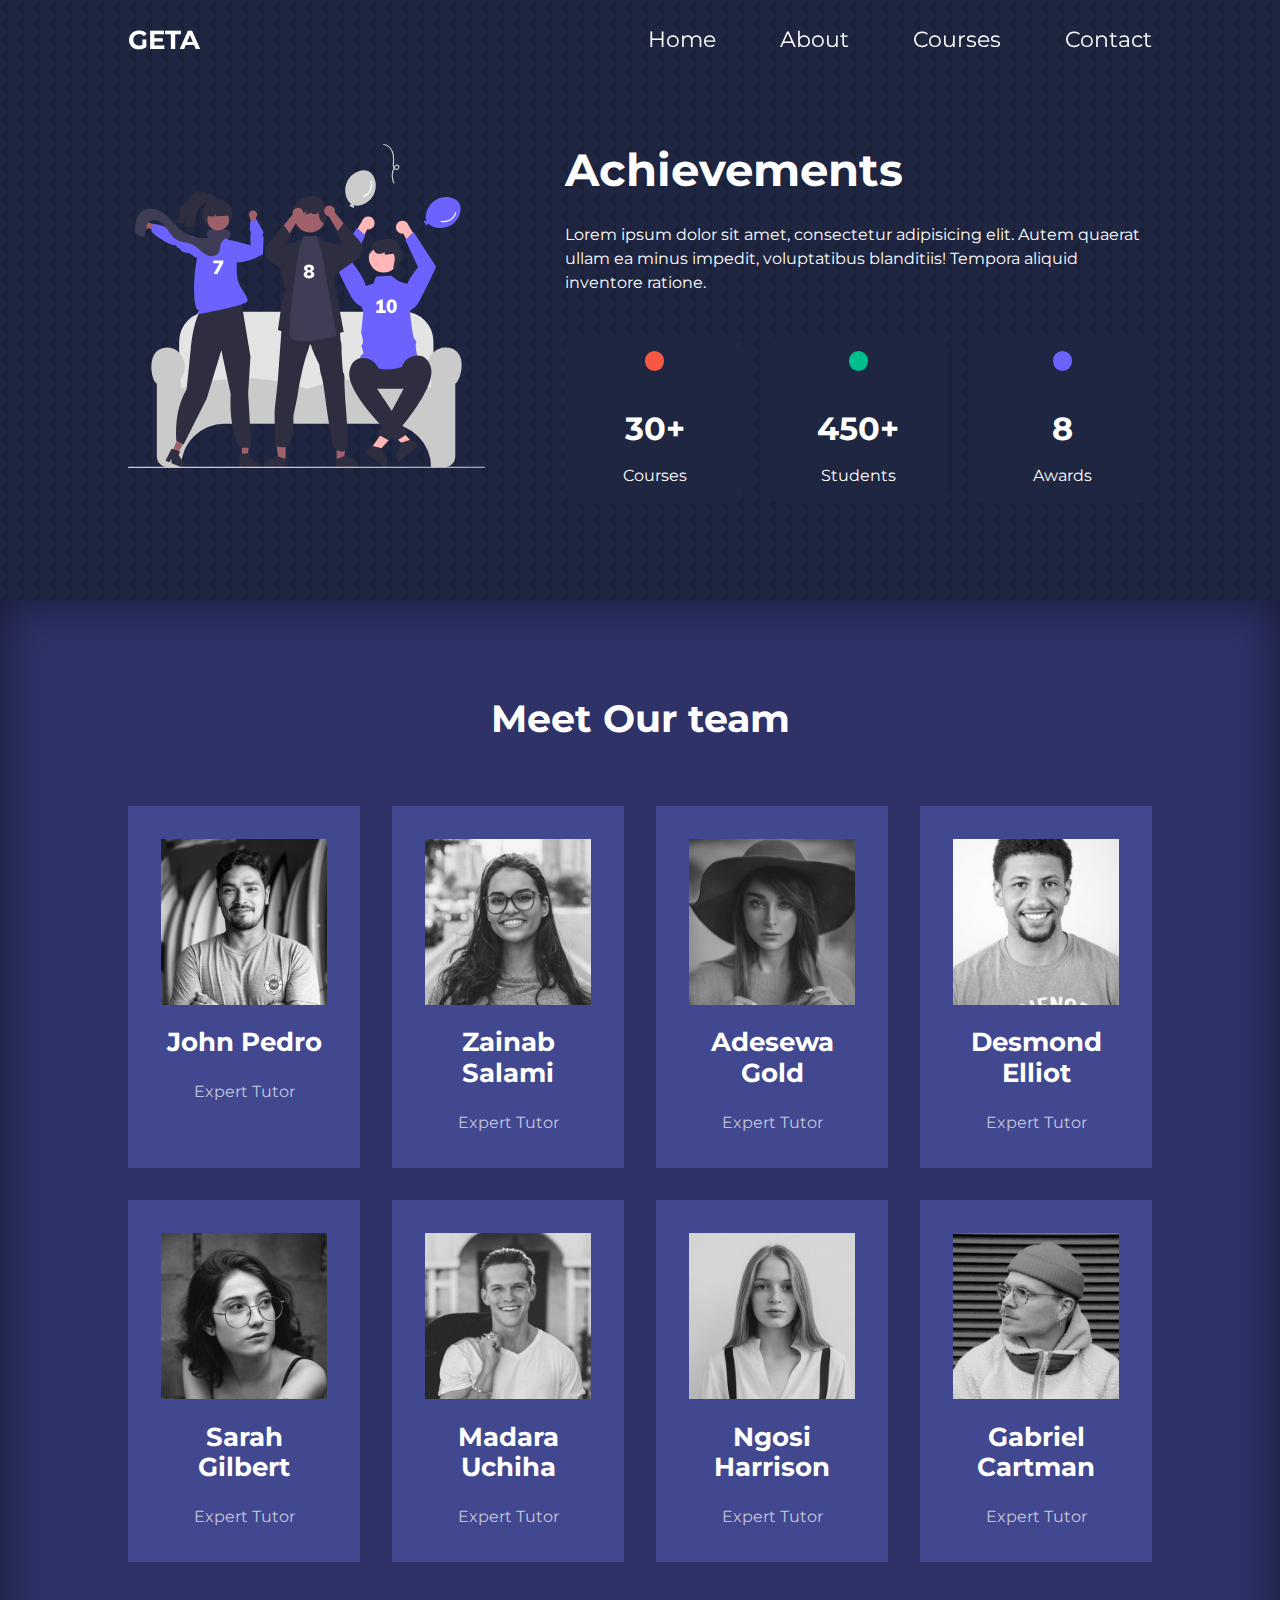
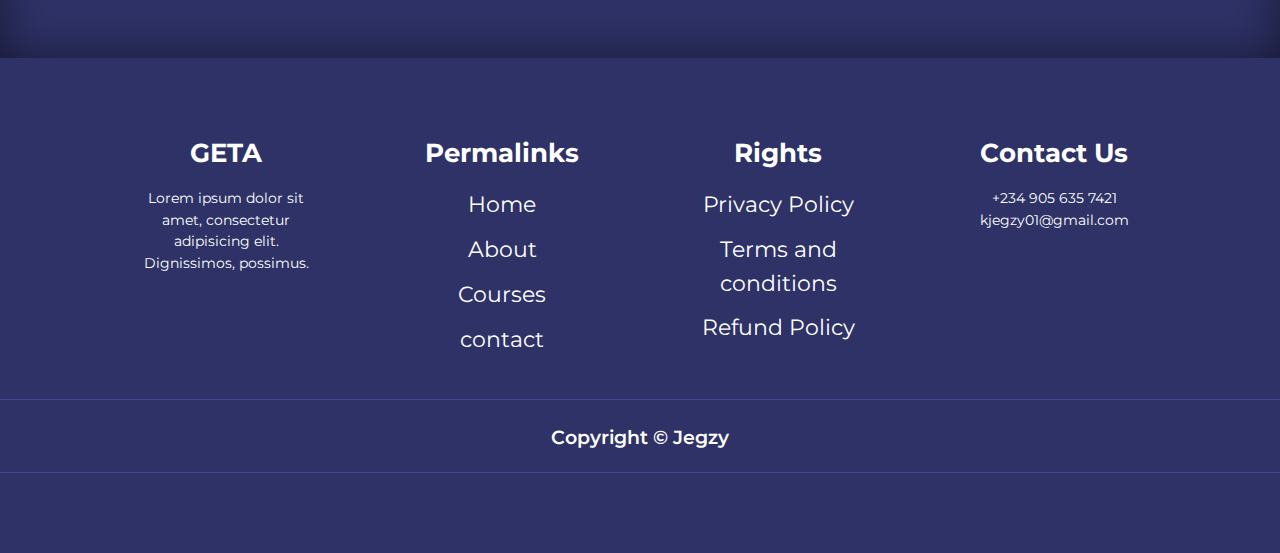
<file: about.html>
<!DOCTYPE html>
<html lang="en">
<head>
    <meta charset="UTF-8">
    <meta http-equiv="X-UA-Compatible" content="IE=edge">
    <meta name="viewport" content="width=device-width, initial-scale=1.0">
    <title>Responsive Multipage Education Website</title>

    <!-- ICONSCOUT CDN -->
    <link rel="stylesheet" href="https://unicons.iconscout.com/release/v2.1.6/css/unicons.css">

    <!--  GOOGLE FONTS (MONTSERRAT)-->
    <link rel="preconnect" href="https://fontsgoogleapis.com">
    <link rel="preconnect" href="https://fontsgstatic.com" crossorigin>
    <link href="https://fonts.googleapis.com/css2?family=Montserrat:wght@300;400;500;600;700;800;900&display=swap" rel="stylesheet">


    

    <link rel="stylesheet" href="./CSS/style.css">
    <link rel="stylesheet" href="./CSS/about.css">
    <style>
        body{
            background-image: url(images/bg-texture.png);
        }
    </style>
</head>
<body>
    
    <nav>
        <div class="container nav__container">
            <a href="index.html"><h4>GETA</h4></a>
            <ul class="nav__menu">
                <li><a href="index.html">Home</a></li>
                <li><a href="about.html">About</a></li>
                <li><a href="courses.html">Courses</a></li>
                <li><a href="contact.html">Contact</a></li>
            </ul>
            <button id="open-menu-btn"><i class="uil uil-bars"></i></button>
            <button id="close-menu-btn"><i class="uil uil-multiply"></i></button>
        </div>
    </nav>


<!-- =============== End Of Navbar ================ -->


    <section class="about__achievements">
        <div class="container about__achievements-container">
            <div class="about__achievements-left">
                <img src="images/about achievements.svg">
            </div>
            <div class="about__achievements-right">
                <h1>Achievements</h1>
                <p>Lorem ipsum dolor sit amet, consectetur adipisicing elit. Autem quaerat ullam ea minus impedit, voluptatibus blanditiis! Tempora aliquid inventore ratione.</p>
                <div class="achievements__cards">
                    <article class="achievement__card">
                        <span class="achievement__icon">
                            <i class="uil uil-video"></i>
                        </span>
                        <h3>30+</h3>
                        <p>Courses</p>
                    </article>

                    <article class="achievement__card">
                        <span class="achievement__icon">
                            <i class="uil uil-users-alt"></i>
                        </span>
                        <h3>450+</h3>
                        <p>Students</p>
                    </article>

                    <article class="achievement__card">
                        <span class="achievement__icon">
                            <i class="uil uil-trophy"></i>
                        </span>
                        <h3>8</h3>
                        <p>Awards</p>
                    </article>  
                </div>
            </div>
        </div>
    </section>

    <!--=====================================End of Achievements=======================================-->



    <section class="team">
        <h2>Meet Our team</h2>
        <div class="container team__container">
            <article class="team__member">
                <div class="team__member-image">
                    <img src="images/tm1.jpg">
                </div>
                <div class="team__member-info">
                    <h4>John Pedro</h4>
                    <p>Expert Tutor</p>
                </div>
                <div class="team__member-socials">
                    <a href="https://instagram.com" target="_blank"><i class="uil uil-instagram"></i></a>
                    <a href="https://twitter.com" target="_blank"><i class="uil uil-twitter-alt"></i></a>
                    <a href="https://linkedin.com" target="_blank"><i class="uil uil-linkedin-alt"></i></a>
                </div>
            </article>

            <article class="team__member">
                <div class="team__member-image">
                    <img src="images/tm2.jpg">
                </div>
                <div class="team__member-info">
                    <h4>Zainab Salami</h4>
                    <p>Expert Tutor</p>
                </div>
                <div class="team__member-socials">
                    <a href="https://instagram.com" target="_blank"><i class="uil uil-instagram"></i></a>
                    <a href="https://twitter.com" target="_blank"><i class="uil uil-twitter-alt"></i></a>
                    <a href="https://linkedin.com" target="_blank"><i class="uil uil-linkedin-alt"></i></a>
                </div>
            </article>

            <article class="team__member">
                <div class="team__member-image">
                    <img src="images/tm3.jpg">
                </div>
                <div class="team__member-info">
                    <h4>Adesewa Gold</h4>
                    <p>Expert Tutor</p>
                </div>
                <div class="team__member-socials">
                    <a href="https://instagram.com" target="_blank"><i class="uil uil-instagram"></i></a>
                    <a href="https://twitter.com" target="_blank"><i class="uil uil-twitter-alt"></i></a>
                    <a href="https://linkedin.com" target="_blank"><i class="uil uil-linkedin-alt"></i></a>
                </div>
            </article>

            <article class="team__member">
                <div class="team__member-image">
                    <img src="images/tm4.jpg">
                </div>
                <div class="team__member-info">
                    <h4>Desmond Elliot</h4>
                    <p>Expert Tutor</p>
                </div>
                <div class="team__member-socials">
                    <a href="https://instagram.com" target="_blank"><i class="uil uil-instagram"></i></a>
                    <a href="https://twitter.com" target="_blank"><i class="uil uil-twitter-alt"></i></a>
                    <a href="https://linkedin.com" target="_blank"><i class="uil uil-linkedin-alt"></i></a>
                </div>
            </article>

            <article class="team__member">
                <div class="team__member-image">
                    <img src="images/tm5.jpg">
                </div>
                <div class="team__member-info">
                    <h4>Sarah Gilbert</h4>
                    <p>Expert Tutor</p>
                </div>
                <div class="team__member-socials">
                    <a href="https://instagram.com" target="_blank"><i class="uil uil-instagram"></i></a>
                    <a href="https://twitter.com" target="_blank"><i class="uil uil-twitter-alt"></i></a>
                    <a href="https://linkedin.com" target="_blank"><i class="uil uil-linkedin-alt"></i></a>
                </div>
            </article>

            <article class="team__member">
                <div class="team__member-image">
                    <img src="images/tm6.jpg">
                </div>
                <div class="team__member-info">
                    <h4>Madara Uchiha</h4>
                    <p>Expert Tutor</p>
                </div> 
                <div class="team__member-socials">
                    <a href="https://instagram.com" target="_blank"><i class="uil uil-instagram"></i></a>
                    <a href="https://twitter.com" target="_blank"><i class="uil uil-twitter-alt"></i></a>
                    <a href="https://linkedin.com" target="_blank"><i class="uil uil-linkedin-alt"></i></a>
                </div>
            </article>

            <article class="team__member">
                <div class="team__member-image">
                    <img src="images/tm7.jpg">
                </div>
                <div class="team__member-info">
                    <h4>Ngosi Harrison</h4>
                    <p>Expert Tutor</p>
                </div>
                <div class="team__member-socials">
                    <a href="https://instagram.com" target="_blank"><i class="uil uil-instagram"></i></a>
                    <a href="https://twitter.com" target="_blank"><i class="uil uil-twitter-alt"></i></a>
                    <a href="https://linkedin.com" target="_blank"><i class="uil uil-linkedin-alt"></i></a>
                </div>
            </article>

            <article class="team__member">
                <div class="team__member-image">
                    <img src="images/tm8.jpg">
                </div>
                <div class="team__member-info">
                    <h4>Gabriel Cartman</h4>
                    <p>Expert Tutor</p>
                </div>
                <div class="team__member-socials">
                    <a href="https://instagram.com" target="_blank"><i class="uil uil-instagram"></i></a>
                    <a href="https://twitter.com" target="_blank"><i class="uil uil-twitter-alt"></i></a>
                    <a href="https://linkedin.com" target="_blank"><i class="uil uil-linkedin-alt"></i></a>
                </div>
            </article>
        </div>
    </section>

<!--=================================End of Teams================================-->

    <footer class="footer">
        <div class="container footer__container">
           <div class="footer__1">
            <a href="index.html" class="footer__logo"><h4>GETA</h4></a>
            <p>
                Lorem ipsum dolor sit amet, consectetur adipisicing elit. Dignissimos, possimus.
            </p>
           </div> 

           <div class="footer__2">
            <h4>Permalinks</h4>
            <ul class="permalinks">
                <li><a href="index.html">Home</a></li>
                <li><a href="about.html">About</a></li>
                <li><a href="courses.html">Courses</a></li>
                <li><a href="contact.html">contact</a></li>
            </ul>
           </div>

           <div class="footer__3">
            <h4>Rights</h4>
            <ul class="permalinks">
                <li><a href="#">Privacy Policy</a></li>
                <li><a href="#">Terms and conditions</a></li>
                <li><a href="#">Refund Policy</a></li>
            </ul>
           </div>

           <div class="footer__4">
            <h4>Contact Us</h4>
            <div>
                <p>+234 905 635 7421</p>
                <p>kjegzy01@gmail.com</p>
            </div>

            <ul class="footer__socials">
                <li>
                    <a href="#"><i class="uil uil-facebook-f"></i></a>
                </li>
                <li>
                    <a href="#"><i class="uil uil-instagram-alt"></i></a>
                </li>
                <li>
                    <a href="#"><i class="uil uil-twitter"></i></a>
                </li>
                <li>
                    <a href="#"><i class="uil uil-linkedin-alt"></i></a>
                </li>
            </ul>
           </div>

          
        </div>
        <div class="footer__copyright">
            <small>Copyright &copy; Jegzy<i class="uil uil-heart"></i></small>
           </div>
    </footer>






    <script src="./main.js"></script>

</body>
</html>
</file>
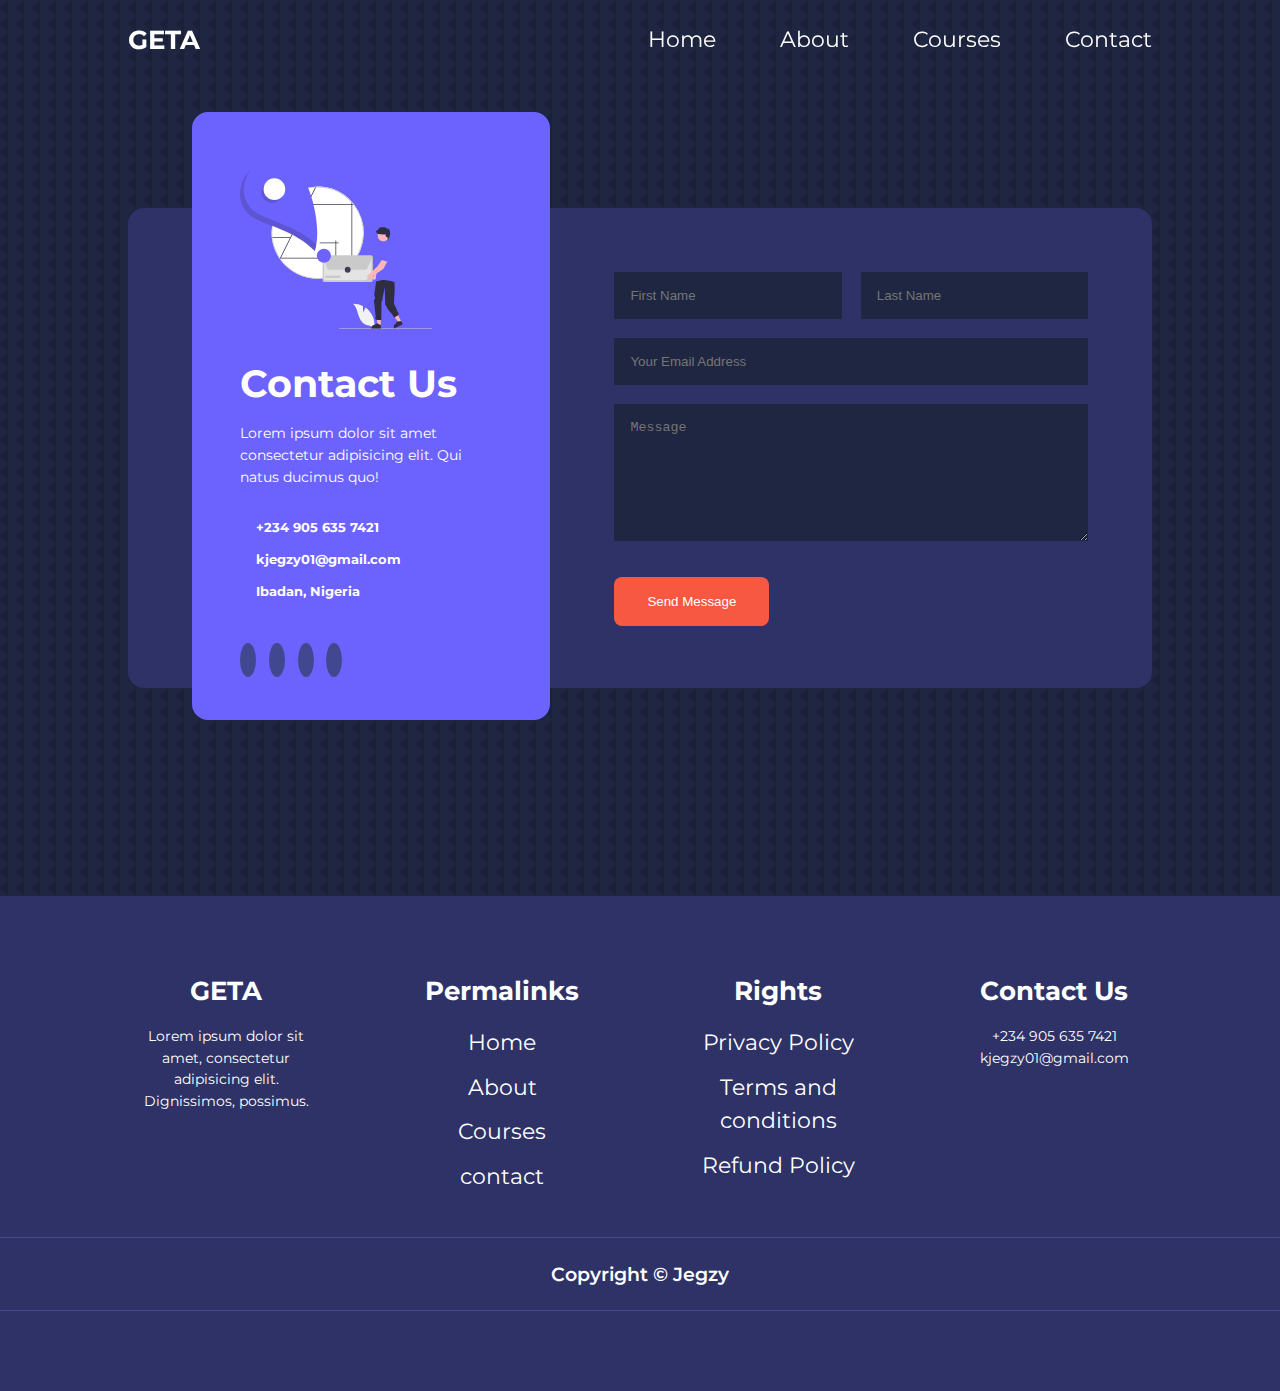
<file: contact.html>
<!DOCTYPE html>
<html lang="en">
<head>
    <meta charset="UTF-8">
    <meta http-equiv="X-UA-Compatible" content="IE=edge">
    <meta name="viewport" content="width=device-width, initial-scale=1.0">
    <title>Responsive Multipage Education Website</title>

    <!-- ICONSCOUT CDN -->
    <link rel="stylesheet" href="https://unicons.iconscout.com/release/v2.1.6/css/unicons.css">

    <!--  GOOGLE FONTS (MONTSERRAT)-->
    <link rel="preconnect" href="https://fontsgoogleapis.com">
    <link rel="preconnect" href="https://fontsgstatic.com" crossorigin>
    <link href="https://fonts.googleapis.com/css2?family=Montserrat:wght@300;400;500;600;700;800;900&display=swap" rel="stylesheet">


    

    <link rel="stylesheet" href="./CSS/style.css">
    <link rel="stylesheet" href="./CSS/contact.css">
    <style>
        body{
            background-image: url(images/bg-texture.png);
        }
    </style>
</head>
<body>
    
    <nav>
        <div class="container nav__container">
            <a href="index.html"><h4>GETA</h4></a>
            <ul class="nav__menu">
                <li><a href="index.html">Home</a></li>
                <li><a href="about.html">About</a></li>
                <li><a href="courses.html">Courses</a></li>
                <li><a href="contact.html">Contact</a></li>
            </ul>
            <button id="open-menu-btn"><i class="uil uil-bars"></i></button>
            <button id="close-menu-btn"><i class="uil uil-multiply"></i></button>
        </div>
    </nav>



<!-- =============== End Of Navbar ================ -->


<section class="contact">
    <div class="container contact__container">
        <aside class="contact__aside">
            <div class="aside__image">
                <img src="images/contact.svg">
            </div>
            <h2>Contact Us</h2>
            <p>
                Lorem ipsum dolor sit amet consectetur adipisicing elit. Qui natus ducimus quo!
            </p>
            <ul class="contact__details">
                <li>
                    <i class="uil uil-phone-times"></i>
                    <h5>+234 905 635 7421</h5>
                </li>
                <li>
                    <i class="uil uil-envelope"></i>
                    <h5>kjegzy01@gmail.com</h5>
                </li>
                <li>
                    <i class="uil uil-location-point"></i>
                    <h5>Ibadan, Nigeria</h5>
                </li>
            </ul>
            <ul class="contact__socials">
                <li><a href="https://facebook.com"><i class="uil uil-facebook-f"></i></a></li>
                <li><a href="https://instagram.com"><i class="uil uil-instagram"></i></a></li>
                <li><a href="https://twitter.com"><i class="uil uil-twitter"></i></a></li>
                <li><a href="https://linkedin.com"><i class="uil uil-linkedin-alt"></i></a></li>
            </ul>
        </aside>


        <form action="https://formspree.io/f/xpzgorwn" method="POST" class="contact__form">
            <div class="form__name">
                <input type="text" name="First Name" placeholder="First Name" required>
                <input type="text" name="Last Name" placeholder="Last Name" required>
            </div>
            <input type="email" name="Email Address" placeholder="Your Email Address" required>
            <textarea name="Message" rows="7" placeholder="Message" required></textarea>
            <button type="submit" class="btn btn-primary">Send Message</button>
        </form>
    </div>
</section>









<footer class="footer">
    <div class="container footer__container">
       <div class="footer__1">
        <a href="index.html" class="footer__logo"><h4>GETA</h4></a>
        <p>
            Lorem ipsum dolor sit amet, consectetur adipisicing elit. Dignissimos, possimus.
        </p>
       </div> 

       <div class="footer__2">
        <h4>Permalinks</h4>
        <ul class="permalinks">
            <li><a href="index.html">Home</a></li>
            <li><a href="about.html">About</a></li>
            <li><a href="courses.html">Courses</a></li>
            <li><a href="contact.html">contact</a></li>
        </ul>
       </div>

       <div class="footer__3">
        <h4>Rights</h4>
        <ul class="permalinks">
            <li><a href="#">Privacy Policy</a></li>
            <li><a href="#">Terms and conditions</a></li>
            <li><a href="#">Refund Policy</a></li>
        </ul>
       </div>

       <div class="footer__4">
        <h4>Contact Us</h4>
        <div>
            <p>+234 905 635 7421</p>
            <p>kjegzy01@gmail.com</p>
        </div>

        <ul class="footer__socials">
            <li>
                <a href="#"><i class="uil uil-facebook-f"></i></a>
            </li>
            <li>
                <a href="#"><i class="uil uil-instagram-alt"></i></a>
            </li>
            <li>
                <a href="#"><i class="uil uil-twitter"></i></a>
            </li>
            <li>
                <a href="#"><i class="uil uil-linkedin-alt"></i></a>
            </li>
        </ul>
       </div>

      
    </div>
    <div class="footer__copyright">
        <small>Copyright &copy; Jegzy<i class="uil uil-heart"></i></small>
       </div>
</footer>






<script src="./main.js"></script>

</body>
</html>
</file>
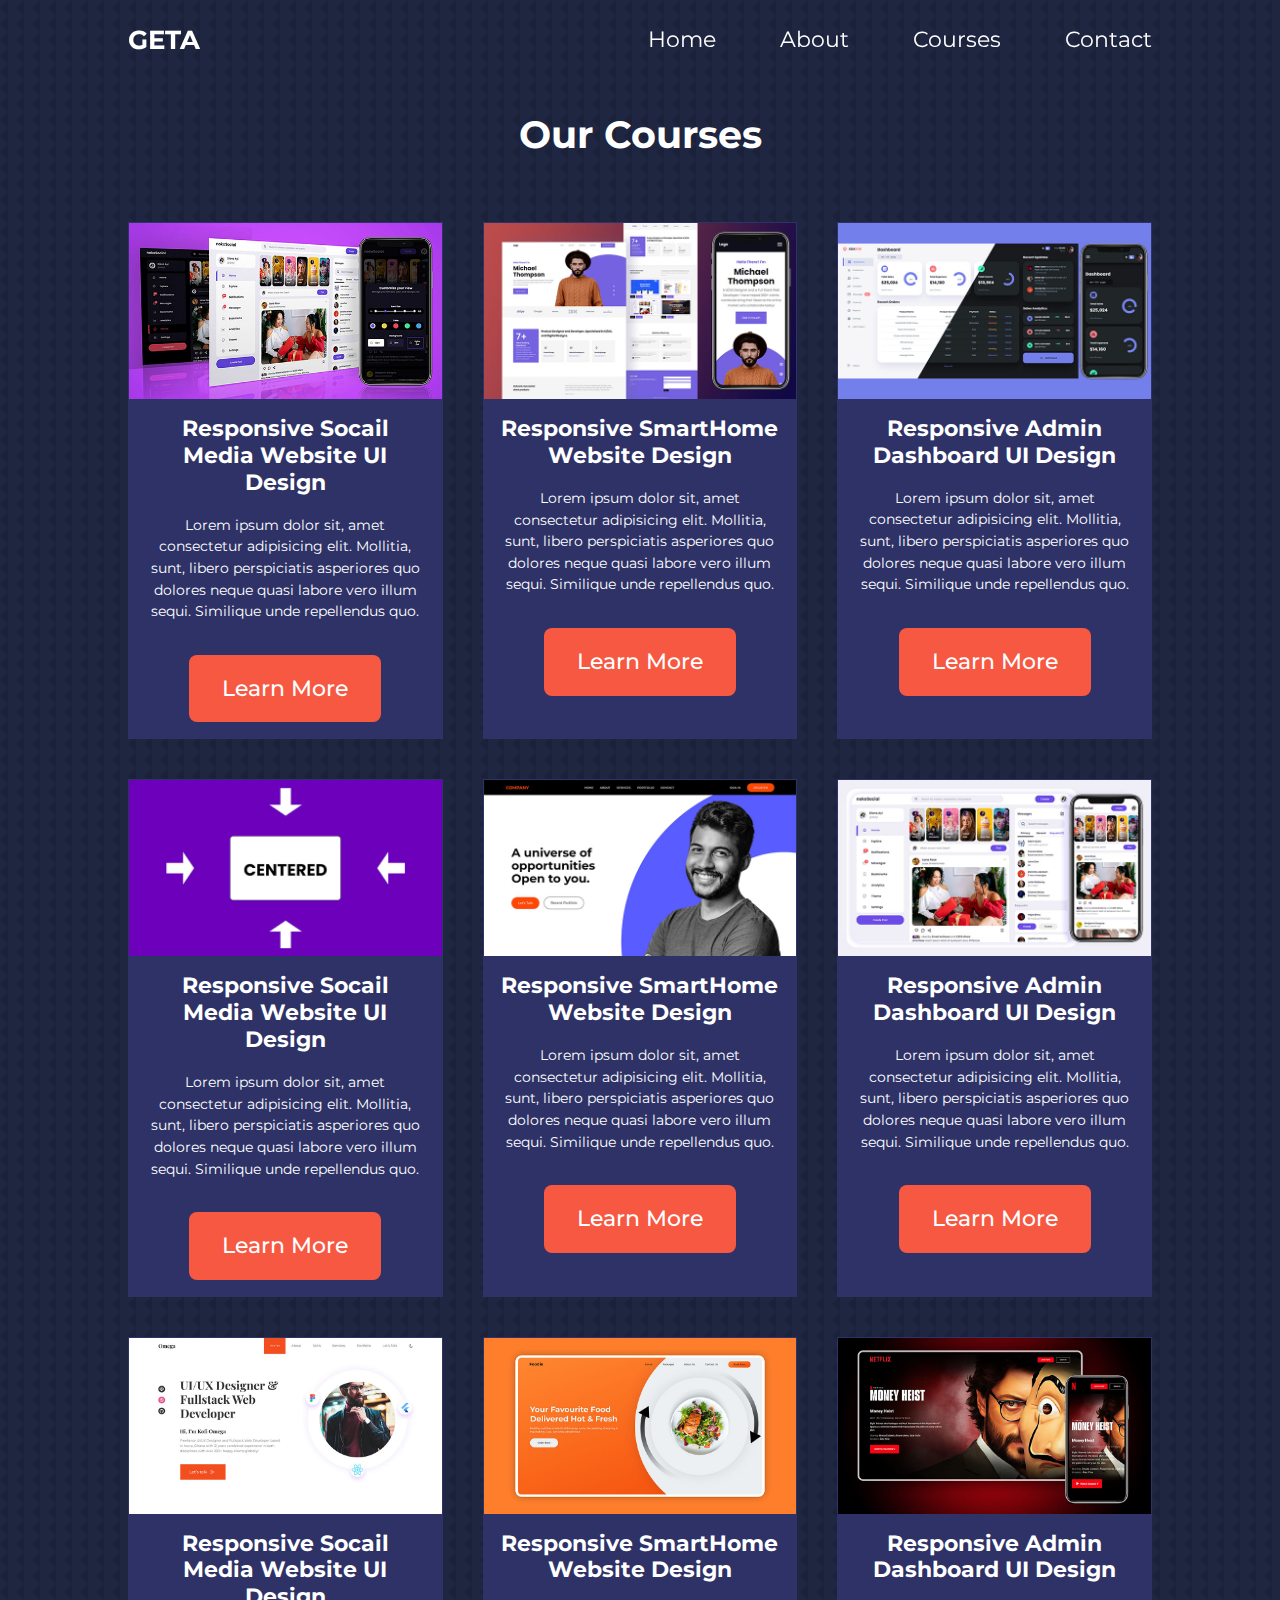
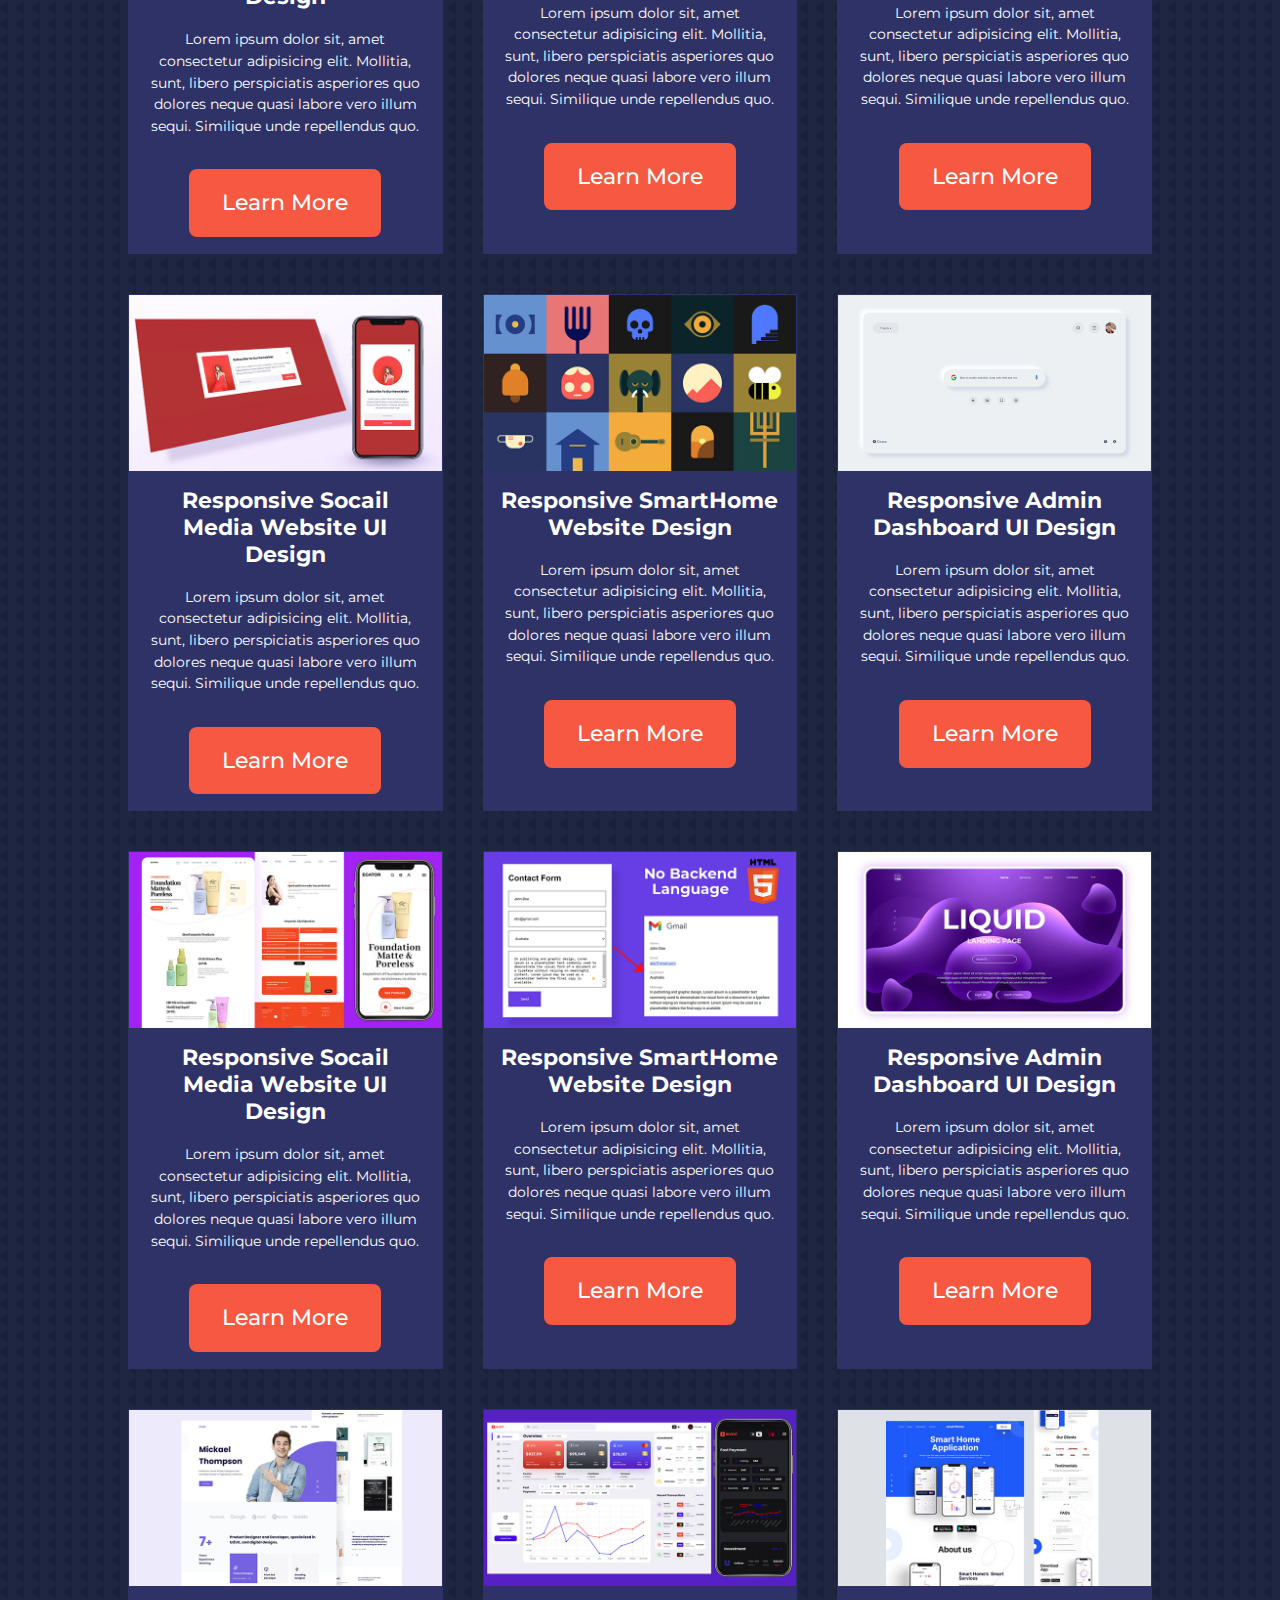
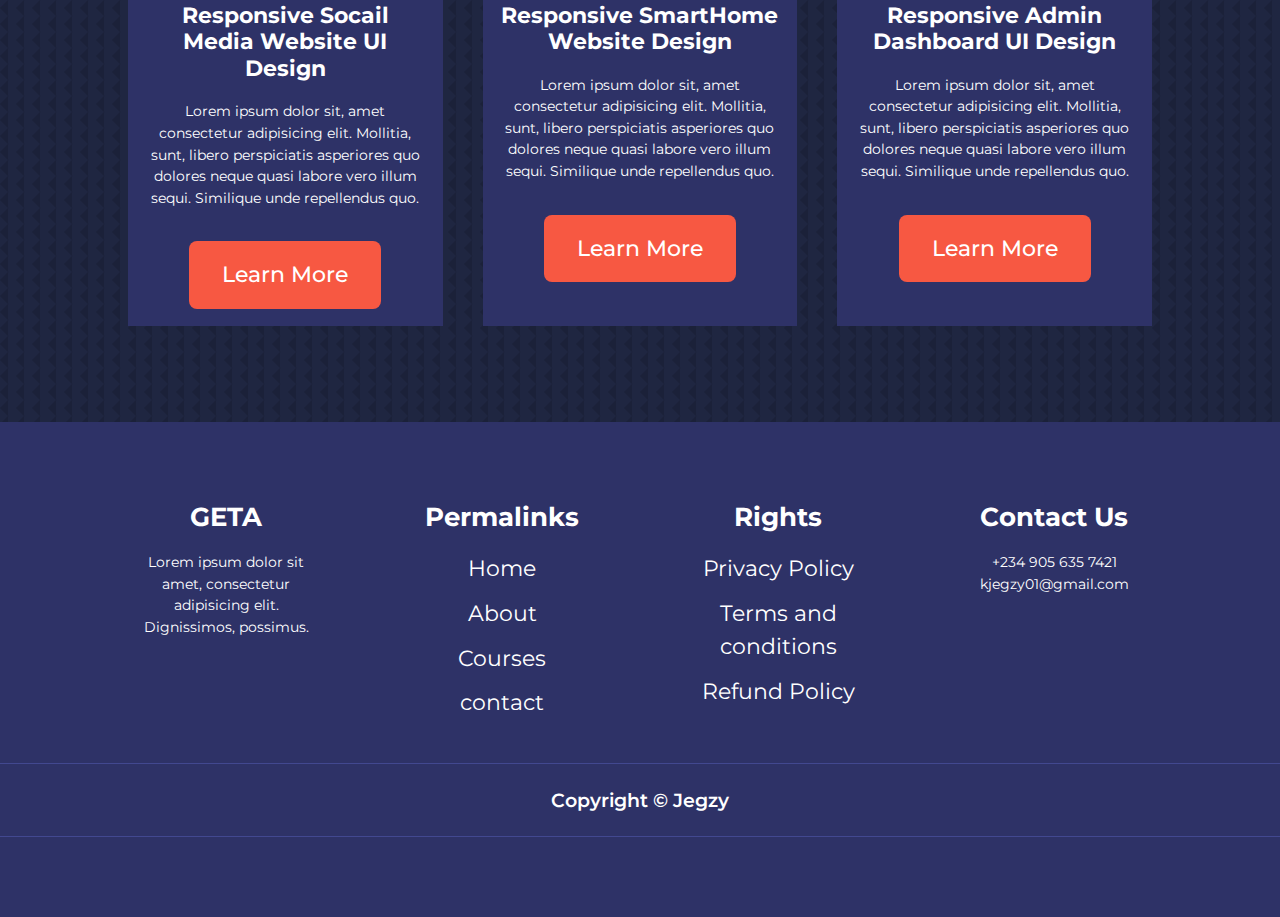
<file: courses.html>
<!DOCTYPE html>
<html lang="en">
<head>
    <meta charset="UTF-8">
    <meta http-equiv="X-UA-Compatible" content="IE=edge">
    <meta name="viewport" content="width=device-width, initial-scale=1.0">
    <title>Responsive Multipage Education Website</title>

    <!-- ICONSCOUT CDN -->
    <link rel="stylesheet" href="https://unicons.iconscout.com/release/v2.1.6/css/unicons.css">

    <!--  GOOGLE FONTS (MONTSERRAT)-->
    <link rel="preconnect" href="https://fontsgoogleapis.com">
    <link rel="preconnect" href="https://fontsgstatic.com" crossorigin>
    <link href="https://fonts.googleapis.com/css2?family=Montserrat:wght@300;400;500;600;700;800;900&display=swap" rel="stylesheet">


    

    <link rel="stylesheet" href="./CSS/style.css">
    <link rel="stylesheet" href="./CSS/about.css">
    <style>
        body{
            background-image: url(images/bg-texture.png);
        }
        .courses{
            margin-top: 1rem;
        }
    </style>
</head>
<body>
    
    <nav>
        <div class="container nav__container">
            <a href="index.html"><h4>GETA</h4></a>
            <ul class="nav__menu">
                <li><a href="index.html">Home</a></li>
                <li><a href="about.html">About</a></li>
                <li><a href="courses.html">Courses</a></li>
                <li><a href="contact.html">Contact</a></li>
            </ul>
            <button id="open-menu-btn"><i class="uil uil-bars"></i></button>
            <button id="close-menu-btn"><i class="uil uil-multiply"></i></button>
        </div>
    </nav>



<!-- =============== End Of Navbar ================ -->

<section class="courses">
    <h2>Our Courses</h2>
    <div class="container courses__container">
        <article class="course">
            <div class="course__image">
                <img src="./images/course1.jpg">
            </div>
            <div class="course__info">
            <h4>Responsive Socail Media Website UI Design</h4>
            <p>Lorem ipsum dolor sit, amet consectetur adipisicing elit. Mollitia, sunt, libero perspiciatis asperiores quo dolores neque quasi labore vero illum sequi. Similique unde repellendus quo.</p>
            <a href="courses.html" class="btn btn-primary">Learn More</a>
        </div>
        </article>

        <article class="course">
            <div class="course__image">
                <img src="./images/course2.jpg">
            </div>
            <div class="course__info">
                <h4>Responsive SmartHome Website Design</h4>
                <p>Lorem ipsum dolor sit, amet consectetur adipisicing elit. Mollitia, sunt, libero perspiciatis asperiores quo dolores neque quasi labore vero illum sequi. Similique unde repellendus quo.</p>
                <a href="courses.html" class="btn btn-primary">Learn More</a>
            </div>
        </article>

        <article class="course">
            <div class="course__image">
                <img src="./images/course3.jpg">
            </div>
            <div class="course__info">
            <h4>Responsive Admin Dashboard UI Design</h4>
            <p>Lorem ipsum dolor sit, amet consectetur adipisicing elit. Mollitia, sunt, libero perspiciatis asperiores quo dolores neque quasi labore vero illum sequi. Similique unde repellendus quo.</p>
            <a href="courses.html" class="btn btn-primary">Learn More</a>
        </div>
        </article>

        <article class="course">
            <div class="course__image">
                <img src="./images/course4.jpg">
            </div>
            <div class="course__info">
            <h4>Responsive Socail Media Website UI Design</h4>
            <p>Lorem ipsum dolor sit, amet consectetur adipisicing elit. Mollitia, sunt, libero perspiciatis asperiores quo dolores neque quasi labore vero illum sequi. Similique unde repellendus quo.</p>
            <a href="courses.html" class="btn btn-primary">Learn More</a>
        </div>
        </article>

        <article class="course">
            <div class="course__image">
                <img src="./images/course5.jpg">
            </div>
            <div class="course__info">
                <h4>Responsive SmartHome Website Design</h4>
                <p>Lorem ipsum dolor sit, amet consectetur adipisicing elit. Mollitia, sunt, libero perspiciatis asperiores quo dolores neque quasi labore vero illum sequi. Similique unde repellendus quo.</p>
                <a href="courses.html" class="btn btn-primary">Learn More</a>
            </div>
        </article>

        <article class="course">
            <div class="course__image">
                <img src="./images/course6.jpg">
            </div>
            <div class="course__info">
            <h4>Responsive Admin Dashboard UI Design</h4>
            <p>Lorem ipsum dolor sit, amet consectetur adipisicing elit. Mollitia, sunt, libero perspiciatis asperiores quo dolores neque quasi labore vero illum sequi. Similique unde repellendus quo.</p>
            <a href="courses.html" class="btn btn-primary">Learn More</a>
        </div>
        </article>
        <article class="course">
            <div class="course__image">
                <img src="./images/course7.jpg">
            </div>
            <div class="course__info">
            <h4>Responsive Socail Media Website UI Design</h4>
            <p>Lorem ipsum dolor sit, amet consectetur adipisicing elit. Mollitia, sunt, libero perspiciatis asperiores quo dolores neque quasi labore vero illum sequi. Similique unde repellendus quo.</p>
            <a href="courses.html" class="btn btn-primary">Learn More</a>
        </div>
        </article>

        <article class="course">
            <div class="course__image">
                <img src="./images/course8.jpg">
            </div>
            <div class="course__info">
                <h4>Responsive SmartHome Website Design</h4>
                <p>Lorem ipsum dolor sit, amet consectetur adipisicing elit. Mollitia, sunt, libero perspiciatis asperiores quo dolores neque quasi labore vero illum sequi. Similique unde repellendus quo.</p>
                <a href="courses.html" class="btn btn-primary">Learn More</a>
            </div>
        </article>

        <article class="course">
            <div class="course__image">
                <img src="./images/course9.jpg">
            </div>
            <div class="course__info">
            <h4>Responsive Admin Dashboard UI Design</h4>
            <p>Lorem ipsum dolor sit, amet consectetur adipisicing elit. Mollitia, sunt, libero perspiciatis asperiores quo dolores neque quasi labore vero illum sequi. Similique unde repellendus quo.</p>
            <a href="courses.html" class="btn btn-primary">Learn More</a>
        </div>
        </article>

        <article class="course">
            <div class="course__image">
                <img src="./images/course10.jpg">
            </div>
            <div class="course__info">
            <h4>Responsive Socail Media Website UI Design</h4>
            <p>Lorem ipsum dolor sit, amet consectetur adipisicing elit. Mollitia, sunt, libero perspiciatis asperiores quo dolores neque quasi labore vero illum sequi. Similique unde repellendus quo.</p>
            <a href="courses.html" class="btn btn-primary">Learn More</a>
        </div>
        </article>

        <article class="course">
            <div class="course__image">
                <img src="./images/course11.jpg">
            </div>
            <div class="course__info">
                <h4>Responsive SmartHome Website Design</h4>
                <p>Lorem ipsum dolor sit, amet consectetur adipisicing elit. Mollitia, sunt, libero perspiciatis asperiores quo dolores neque quasi labore vero illum sequi. Similique unde repellendus quo.</p>
                <a href="courses.html" class="btn btn-primary">Learn More</a>
            </div>
        </article>

        <article class="course">
            <div class="course__image">
                <img src="./images/course12.jpg">
            </div>
            <div class="course__info">
            <h4>Responsive Admin Dashboard UI Design</h4>
            <p>Lorem ipsum dolor sit, amet consectetur adipisicing elit. Mollitia, sunt, libero perspiciatis asperiores quo dolores neque quasi labore vero illum sequi. Similique unde repellendus quo.</p>
            <a href="courses.html" class="btn btn-primary">Learn More</a>
        </div>
        </article>

        <article class="course">
            <div class="course__image">
                <img src="./images/course13.jpg">
            </div>
            <div class="course__info">
            <h4>Responsive Socail Media Website UI Design</h4>
            <p>Lorem ipsum dolor sit, amet consectetur adipisicing elit. Mollitia, sunt, libero perspiciatis asperiores quo dolores neque quasi labore vero illum sequi. Similique unde repellendus quo.</p>
            <a href="courses.html" class="btn btn-primary">Learn More</a>
        </div>
        </article>

        <article class="course">
            <div class="course__image">
                <img src="./images/course14.jpg">
            </div>
            <div class="course__info">
                <h4>Responsive SmartHome Website Design</h4>
                <p>Lorem ipsum dolor sit, amet consectetur adipisicing elit. Mollitia, sunt, libero perspiciatis asperiores quo dolores neque quasi labore vero illum sequi. Similique unde repellendus quo.</p>
                <a href="courses.html" class="btn btn-primary">Learn More</a>
            </div>
        </article>

        <article class="course">
            <div class="course__image">
                <img src="./images/course15.jpg">
            </div>
            <div class="course__info">
            <h4>Responsive Admin Dashboard UI Design</h4>
            <p>Lorem ipsum dolor sit, amet consectetur adipisicing elit. Mollitia, sunt, libero perspiciatis asperiores quo dolores neque quasi labore vero illum sequi. Similique unde repellendus quo.</p>
            <a href="courses.html" class="btn btn-primary">Learn More</a>
        </div>
        </article>

        <article class="course">
            <div class="course__image">
                <img src="./images/course16.jpg">
            </div>
            <div class="course__info">
            <h4>Responsive Socail Media Website UI Design</h4>
            <p>Lorem ipsum dolor sit, amet consectetur adipisicing elit. Mollitia, sunt, libero perspiciatis asperiores quo dolores neque quasi labore vero illum sequi. Similique unde repellendus quo.</p>
            <a href="courses.html" class="btn btn-primary">Learn More</a>
        </div>
        </article>

        <article class="course">
            <div class="course__image">
                <img src="./images/course17.jpg">
            </div>
            <div class="course__info">
                <h4>Responsive SmartHome Website Design</h4>
                <p>Lorem ipsum dolor sit, amet consectetur adipisicing elit. Mollitia, sunt, libero perspiciatis asperiores quo dolores neque quasi labore vero illum sequi. Similique unde repellendus quo.</p>
                <a href="courses.html" class="btn btn-primary">Learn More</a>
            </div>
        </article>

        <article class="course">
            <div class="course__image">
                <img src="./images/course18.jpg">
            </div>
            <div class="course__info">
            <h4>Responsive Admin Dashboard UI Design</h4>
            <p>Lorem ipsum dolor sit, amet consectetur adipisicing elit. Mollitia, sunt, libero perspiciatis asperiores quo dolores neque quasi labore vero illum sequi. Similique unde repellendus quo.</p>
            <a href="courses.html" class="btn btn-primary">Learn More</a>
        </div>
        </article>
    </div>
</section>

<!-- ================== End of Courses ===================== -->






<footer class="footer">
    <div class="container footer__container">
       <div class="footer__1">
        <a href="index.html" class="footer__logo"><h4>GETA</h4></a>
        <p>
            Lorem ipsum dolor sit amet, consectetur adipisicing elit. Dignissimos, possimus.
        </p>
       </div> 

       <div class="footer__2">
        <h4>Permalinks</h4>
        <ul class="permalinks">
            <li><a href="index.html">Home</a></li>
            <li><a href="about.html">About</a></li>
            <li><a href="courses.html">Courses</a></li>
            <li><a href="contact.html">contact</a></li>
        </ul>
       </div>

       <div class="footer__3">
        <h4>Rights</h4>
        <ul class="permalinks">
            <li><a href="#">Privacy Policy</a></li>
            <li><a href="#">Terms and conditions</a></li>
            <li><a href="#">Refund Policy</a></li>
        </ul>
       </div>

       <div class="footer__4">
        <h4>Contact Us</h4>
        <div>
            <p>+234 905 635 7421</p>
            <p>kjegzy01@gmail.com</p>
        </div>

        <ul class="footer__socials">
            <li>
                <a href="#"><i class="uil uil-facebook-f"></i></a>
            </li>
            <li>
                <a href="#"><i class="uil uil-instagram-alt"></i></a>
            </li>
            <li>
                <a href="#"><i class="uil uil-twitter"></i></a>
            </li>
            <li>
                <a href="#"><i class="uil uil-linkedin-alt"></i></a>
            </li>
        </ul>
       </div>

      
    </div>
    <div class="footer__copyright">
        <small>Copyright &copy; Jegzy<i class="uil uil-heart"></i></small>
       </div>
</footer>






<script src="./main.js"></script>

</body>
</html>
</file>
<file: CSS/style.css>
*{
    margin: 0;
    padding: 0;
    border: 0;
    outline: 0;
    text-decoration: none;
    list-style: none;
    box-sizing: border-box;
}

:root{
    --color-primary: #6c63ff;
    --color-success: #00bf8e;
    --color-warning: #f7c94b;
    --color-danger: #f75842;
    --color-danger-variant: rgba(247, 88, 66, 0.4);
    --color-white: #fff;
    --color-light: rgba(255, 255, 255, 0.7);
    --color-black: #000;
    --color-bg: #1f2641;
    --color-bg1: #2e3267;
    --color-bg2: #424890;

    --container-width-lg: 80%;
    --container-width-md: 90%;
    --container-width-sm: 94%;

    --transition: all 400ms ease;

}

body{
    font-family: "Montserrat", sans-serif;
    line-height: 1.5;
    color: var(--color-white);
    background: var(--color-bg);
}

.container{
    width: var(--container-width-lg);
    margin: 0 auto;
}

section{
    padding: 6rem 0;
}

section h2{
    text-align: center;
    margin-bottom: 4rem;
}

h1, h2, h3, h4, h5{
    line-height: 1.2;
}

h1{
    font-size: 2.8rem;
}

h2{
    font-size: 2.4rem;
}

h3{
    font-size: 2rem;
}

h4{
    font-size: 1.6rem;
}

a{
    font-size: 1.4rem;
    color: var(--color-white)
}

img{
    width: 100%;
    display: block;
    object-fit: cover;
}

.btn{
    display: inline-block;
    background: var(--color-white);
    border-radius: 8px;
    color: var(--color-black);
    padding: 1rem 2rem;
    border: 1px solid transparent;
    font-weight: 500;
    transform: var(--transition);
}

.btn:hover{
    background: transparent;
    color: var(--color-white);
    border-color: var(--color-white);
}

.btn-primary{
    background: var(--color-danger);;
    color: var(--color-white);
}

/* ================== NAVBAR =================== */

nav{
    background: transparent;
    width: 100vw;
    height: 5rem;
    position: fixed;
    top: 0;
    z-index: 11;
}

/* change navbar styles on scroll using javascript */

.window-scroll{
    background: var(--color-bg);
    box-shadow: 0 1rem 2rem rgba(0, 0, 0, 0.12);
}

.nav__container{
    height: 100%;
    display: flex;
    justify-content: space-between;
    align-items: center;
}

nav button{
    display: none;
}

.nav__menu{
    display: flex;
    align-items: center;
    gap: 4rem;
}

.nav__menu a{
    font-size: 1.4rem;
    transition: all 1s ease;
}

.nav__menu a:hover{
    color: var(--color-bg2);
}


/* ============================ HEADER ======================= */

header{
    position: relative;
    top: 3rem;
    overflow: hidden;
    height: 130vh;
    margin-bottom: 5rem;
}

.header__container{
    display: grid;
    grid-template-columns: 1fr 1fr;
    align-items: center;
    gap: 10rem;
    height: 100%;   
}

.header__left p{
    font-size: 1.2rem;
    margin: 1rem 0 2.4rem;
}

/* ====================== End of Header ==================== */

.categories{
    background: var(--color-bg1);
    height: 45rem;
}

.categories h1{
    list-style: 1;
    margin-bottom: 3rem;
}

.categories__container{
    display: grid;
    grid-template-columns: 40% 60%;
}

.categories__left{
    margin-right: 4rem;
}

.categories__left p{
    font-size: 0.9rem;
    margin: 1rem 0 3rem;
}

.categories__right{
    display: grid;
    grid-template-columns: repeat(3, 1fr);
    gap: 1.2rem;
}

.category{
    background: var(--color-bg2);
    padding: 2rem;
    border-radius: 2rem;
    transition: var(--transition);
}

.category:hover{
    box-shadow: 0 3rem 3rem rgba(0, 0, 0, 0.3);
    z-index: 1;
}

.category:nth-child(2) .category__icon{
    background: var(--color-danger);
}

.category:nth-child(3) .category__icon{
    background: var(--color-success);
}

.category:nth-child(4) .category__icon{
    background: var(--color-warning);
}

.category:nth-child(5) .category__icon{
    background: var(--color-success);
}


.category__icon{
    background: var(--color-primary);
    font-size: 2.5rem;
    padding: 0.7rem;
    border-radius: 0.9rem;
}

.category h5{
    font-size: 1.4rem;
    margin: 2rem 0 1rem;
}

.category p{
    font-size: 0.75rem;
}

/* ================== Popular Courses ===================== */

.courses{
    margin-top: 6rem;
}

.courses__container{
    display: grid;
    grid-template-columns: repeat(3, 1fr);
    gap: 2.5rem;
}

.course{
    background: var(--color-bg1);
    text-align: center;
    border: 1px solid transparent;
    transition: var(--transition);
}

.course:hover {
    background: transparent;
    border-color: var(--color-primary);
}

.course__info{
    padding: 1rem;
}

.course__info h4{
    font-size: 1.4rem;
}

.course__info p{
    margin: 1.2rem 0 2rem;
    font-size: 0.9rem;
}

/* ================== FAQs ===================== */

.faqs{
    background: var(--color-bg1);
    box-shadow: inset 0 0 6rem rgba(0, 0, 0, 0.65);
}

.faqs__container{
    display: grid;
    grid-template-columns: 1fr 1fr;
    gap: 2rem;
}

.faq{
    padding: 2rem;
    display: flex;
    align-items: center;
    gap: 1.4rem;
    height: fit-content;
    background: var(--color-primary);
    cursor: pointer;
}

.faq h4{
    font-size: 1.1rem;
    line-height: 2.2;
}

.faq__icon{
    align-self: flex-start;
    padding-top: 7px;
    font: 2rem;
}

.faq p{
    margin-top: 0.8rem;
    font-size: 0.9rem;
    display: none;
}

.faq.open p{
    display: block;
}

/* =================== Testimonials ================== */

.testimonials__container{
    overflow-x: hidden;
    position: relative;
    margin-bottom: 5rem;
}

.testimonial{
    padding-top: 2rem;
}

.avatar{
    width: 6rem;
    height: 6rem;
    border-radius: 50%;
    overflow: hidden;
    margin: 0 auto 1rem;
    border: 1rem solid var(--color-bg1);
}

.testimonial__info{
    text-align: center;
    font-size: 1.2rem;
}

.testimonial__body{
    background: var(--color-primary);
    font-size: 0.9rem;
    padding: 2.5rem 2.5rem;
    margin-top: 3rem;
    margin-right: 2rem;
    border-radius: 1rem;
    position: relative;
}

.testimonial__body::before{
    content: "";
    display: block;
    background: linear-gradient(135deg, transparent, var(--color-primary), var(--color-primary), var(--color-primary));
    width: 3rem;
    height: 3rem;
    position: absolute;
    left: 47.65%;
    top: -1.5rem;
    transform: rotate(45deg);
}
.testimonial__body p{
    padding-top: 1rem;
}

/* ============== Footer ============== */

footer{
    background: var(--color-bg1);
    padding: 5rem 0;
    font-size: 0.8rem;
    text-align: center;
}

.footer__container{
    display: grid;
    grid-template-columns: repeat(4, 1fr);
    gap: 5rem;
    padding-bottom: 0;
}

.footer__container > div h4{
    margin-bottom: 1.2rem;
}

.footer__1 p{
    font-size: 0.9rem;
    margin: 0 0 2rem;
}

footer ul li{
    margin-bottom: 0.7rem;
}

footer ul li a:hover{
    text-decoration: underline;
}
.footer__4{
    font-size: 0.9rem;
}
.footer__socials{
    display: flex;
    gap: 1rem;
    font-size: 1.2rem;
    margin-top: 2rem;
    margin-left: 3.7rem;
}

.footer__copyright{
    text-align: center;
    font-size: 1.4rem;
    font-weight: 600;
    margin-top: 2rem;
    margin-bottom: 0;
    padding: 1.2rem;
    border-top: 1px solid var(--color-bg2);
    border-bottom: 1px solid var(--color-bg2);
}

/* ============== Media Queries ============== */ 

@media screen and (max-width: 1024px){
    .container{
        width: var(--container-width-md);
    }

    h1{
        font-size: 2.2rem;
    }

    h2{
        font-size: 2.7rem;
        margin-left: 20px;
        width: 95%;
    }

    h3{
        font-size: 1.6rem;
    }

    h4{
        font-size: 1.4rem;
    }

    .btn{
        font-size: 18px;
    }

    /* ================ NavBar =============== */

nav button{
    display: inline-block;
    background: transparent;
    font-size: 1.8rem;
    color: var(--color-white);
    cursor: pointer;
}

.nav__menu{
    position: fixed;
    top: 5rem;
    right: 5%;
    height: fit-content;
    width: 18rem;
    flex-direction: column;
    gap: 0;
    display: none;
}

.nav__menu li{
    width: 60%;
    height: 3.2rem;
    margin-left: 7rem;
    animation: animateNavItems 400ms forwards;
    transform-origin: top right;
    opacity: 0;
}

.nav__menu li a{
    background: var(--color-primary);
    box-shadow: -4rem 6rem 10rem rgba(0, 0, 0, 0.6);
    width: 100%;
    height: 100%;
    display: grid;
    place-items: center;
}

.nav__menu li a:hover{
    background: var(--color-bg2);
    color: var(--color-white);
}

.nav__menu li:nth-child(2){
    animation-delay: 200ms;
}

.nav__menu li:nth-child(3){
    animation-delay: 400ms;
}

.nav__menu li:nth-child(4){
    animation-delay: 600ms;
}

@keyframes animateNavItems {
    0%{
        transform: rotateZ(-90deg) rotateX(90deg) scale(0.1);
    }
    100%{
        transform: rotateZ(0) rotateX(0) scale(1);
        opacity: 1;
    }
}

.nav__menu li a{
    background: var(--color-primary);
    box-shadow: -4rem 6rem 10rem rgba(0, 0, 0, 0.6);
    font-size: 0.8rem;
    width: 100%;
    height: 100%;
    display: grid;
    place-items: center;
}

.nav__menu li a:hover{
    background: var(--color-bg2);
    color: var(--color-white);
}

/* =================== Header ================ */
header{
    height: 52vh;
    margin-bottom: 4rem;
}

.header__container{
    gap: 0;
    padding-bottom: 3rem;
}

/* ================= Categories ==================== */
.categories{
    height: 85vh;
}

.categories__container{
    grid-template-columns: 1fr;
    gap: 3rem;
}

.categories__left{
    margin-right: 0;
}

.categories__left p {
    width: 100%;
}

.categories__right {
    width: 100%;
    gap: 1.8rem;
}

/* ==================== Popular Course ===================== */
.courses{
    margin-top: 4rem;
}

.courses__container {
    width: 86%;
    margin-left: 58px;
    gap: 3rem;
    grid-template-columns: 1fr;
}

.course__info h4 {
    font-size: 1.5rem;
}

.course__info p {
    font-size: 1.1rem;
}

/* ====================== FAQs ============================= */
.faqs__container{
    width: 80%;
    margin-left: 80px;
    gap: 1.2rem;
    grid-template-columns: repeat(2, 1fr);
}

.faq{
    padding: 1.5rem;
}

/* ================== Footer =========================== */
.footer__1 p {
    font-size: 0.7rem;
    margin: 0 0 3rem;
}
.footer__socials {
    margin-top: 1rem;
    margin-left: 0rem;
}
.permalinks a{
    font-size: 0.8rem;
}

}

@media screen and (max-width: 799px){
    .header__container {
        padding-top: 3rem;
    }
    h2 {
        font-size: 2.7rem;
        margin-left: -1px;
        width: 100%;
    }
    .header__left h1{
        font-size: 1.8rem;
    }
    .header__left p{
        font-size: 0.8rem;
    }
    .categories {
        height: 90vh;
    }
    .category__icon{
        font-size: 1.5rem;
    }
    .categories__left p{
        width: 100%;
    }
    .categories__right {
        width: 100%;
        gap: 2rem;
    }
    .courses {
        margin-top: 3rem;
    }

    .courses__container {
        width: 85%;
        margin-left: 58px;
        gap: 3rem;
        grid-template-columns: 1fr;
    }

    .course__info h4 {
        font-size: 1.6rem;
    }

    .course__info p {
        font-size: 1rem;
    }

    .faqs__container {
        width: 88%;
        margin-left: 45px;
        gap: 0.8rem;
        grid-template-columns: repeat(2, 1fr);
    }

    /*=================== FOOTER ======================*/
    .footer__container{
        grid-template-columns: 1fr 1fr;
    }
    .footer__socials{
        margin-top: 10px;
        margin-left: 70px;
    }
    .footer__1 p {
        font-size: 0.9rem;
    }
    .permalinks a{
        font-size: 0.9rem;
    }

}

@media screen and (max-width: 522px){
    .container{
        width: var(--container-width-sm);
        margin-left: 25px;
    }
    .header__left{
        width: 90%;
        margin-left: -7px;
    }
    h4{
        padding-left: 10px;
    }
    h2 {
        font-size: 1.8rem;
    }
    /*======================== NAVBAR ======================*/
    .nav__menu{
        right: 3%;
    }
    /*======================== HEADER ======================*/
    header{
        height: 100vh;
    }
    .header__container{
        width: 100%;
        grid-template-columns: 1fr;
        text-align: center;
        padding-left: 17.5px;
        margin-top: 50px;
    }
    .header__left p{
        margin-bottom: 1.3rem;
    }

    /*======================== CATEGORIES ====================*/
    .categories__right{
        grid-template-columns: 1fr 1fr;
        gap: 0.7rem;
    }
    .categories {
        height: 85vh;
    }
    .category{
        padding: 1rem;
        border-radius: 1rem;
    }
    .category__icon{
        font-size: 1.4rem;
        margin-top: 4px;
        display: inline-block;
    }

    /*========================= POPULAR COURSES =======================*/

    .courses__container{
        margin-left: 15px;
        grid-template-columns: 1fr;
    }
    .course__info h4 {
        font-size: 1.2rem;
    }
    .course__info p {
        font-size: 0.9rem;
    }

    .faqs__container {
        width: 90%;       
        grid-template-columns: 1fr;
    }
    .faq h4 {
        font-size: 0.9rem;
    }
    .faq__icon {
        padding-top: 3.5px;
    }
    /*========================== TESTIMONIALS =========================*/
    .testimonial__body{
        padding: 1.2rem;
    }

    /*========================== FOOTER =========================*/
    .footer__container{
        grid-template-columns: 1fr;
        text-align: center;
        gap: 2rem;
        margin-left: 10px;
    }
    .footer__1 p{
        margin: 1rem auto;
    }
    .footer__socials{
        justify-content: center;
        margin-left: -5px;
    }
    .permalinks a{
        font-size: 0.9rem;
    }
}

@media screen and (max-width: 414px){
    h1 {
        font-size: 1.8rem;
    }
    .header__left p {
        font-size: 0.9rem;
    }
    .categories {
        height: 132vh;
    }
    .categories__right {
        padding-right: 20px;
    }
    .category__icon {
       font-size: 1rem;
    }
    .courses__container {
        margin-left: 11.5px;
    }
    .faq h4 {
        font-size: 1rem;
        line-height: 1.5;
    }
    .footer__container {
        padding-right: 20px;
    }
    .permalinks a{
        font-size: 0.9rem;
    }
}
@media screen and (max-width: 375px){
    .categories {
        height: 160vh;
    }
}
@media screen and (max-width: 330px){
    .category__icon {
        font-size: 1.5rem;
     }
     .categories {
        height: 235vh;
    }
    .categories__right {
        grid-template-columns: 1fr;
    }
}
</file>
<file: CSS/about.css>
/*==================== Achievements =======================*/
.about__achievements{
    margin-top: 3rem;
}
.about__achievements-container{
    display: flex;
    grid-template-columns: 40% 60%;
    gap: 5rem;
}
.about__achievements-right > p{
    margin: 1.6rem 0 2.5rem;
}
.achievements__cards{
    display: grid;
    grid-template-columns: repeat(3, 1fr);
    gap: 1.5rem;
}
.achievement__card{
    background: var(--color-bg);
    padding: 1rem;
    border-radius: 1rem;
    text-align: center;
    transition: var(--transition);
}
.achievement__card:hover{
    background: var(--color-bg2);
    box-shadow: 0 3rem 3rem rgba(0,0,0,0.3);
}
.achievement__icon{
    background: var(--color-danger);
    padding: 0.6rem;
    border-radius: 1rem;
    display: inline-block;
    margin-bottom: 2rem;
    font-size: 2rem;
}
.achievement__card:nth-child(2) 
.achievement__icon{
    background: var(--color-success);
}
.achievement__card:nth-child(3) 
.achievement__icon{
    background: var(--color-primary);
}
.achievement__card p{
    margin-top: 1rem;
}

/* ================== Team =================== */
.team{
    background: var(--color-bg1);
    box-shadow: inset 0 0 3rem rgba(0, 0, 0, 0.5);
}
.team__container{
    display: grid;
    grid-template-columns: repeat(4, 1fr);
    gap: 2rem;
}
.team__member{
    background: var(--color-bg2);
    padding: 2rem;
    border: 1px solid transparent;
    transition: var(--transition);
    position: relative;
    overflow: hidden;
}
.team__member:hover{
    background: transparent;
    border-color: var(--color-primary);
}
.team__member-image img{
    filter: saturate(0);
}
.team__member:hover img{
    filter: saturate(1);
}
.team__member-info *{
    text-align: center;
    margin-top: 1.4rem;
}
.team__member-info p{
    color: var(--color-light);
}
.team__member-socials{
    position: absolute;
    top: 50%;
    transform: translateY(-50%);
    right: -100%;
    display: flex;
    flex-direction: column;
    background: var(--color-primary);
    border-radius: 1rem 0 0 1rem;
    box-shadow: -2rem 0 2rem rgba(0, 0, 0, 0.3);
    transition: var(--transition);
}
.team__member:hover 
.team__member-socials{
    right: 0;
}
.team__member-socials a{
    padding: 1rem;
}

.footer__socials{
    margin-left: 2.7rem;
}

/* =============================== Media Queries ========================== */
@media screen and (max-width: 1024px){
    .about__achievements{
        margin-top: 2rem;
    }
    .about__achievements-container{
        grid-template-columns: 1fr;
        gap: 4rem;
    }
    .about__achievements-left{
        width: 80%;
        margin: 0 auto;
    }
    .team__container{
        grid-template-columns: repeat(3, 1fr);
        gap: 1.5rem;
    }
    .team__member{
        padding: 1rem;
    }
}
/* =============================== Media Queries ========================== */
@media screen and (max-width: 799px){
    .achievements__card{
        grid-template-columns: 1fr 1fr;
        gap: 0.7rem;
    }
    .team__container{
        grid-template-columns: 1fr 1fr;
        gap: 0.7rem;
    }
    .team__member{
        padding: 0;
    }
    .team__member p{
        margin-bottom: 1.5rem;
    }
}
@media screen and (max-width: 501px){
    .about__achievements-container{
        display: block;
    }
    .about__achievements-right{
        margin-top: 25px;
    }
    .team__container {
        grid-template-columns: 1fr 1fr;
        gap: 1rem;
        margin-left: 15px;
    }
}
</file>
<file: CSS/contact.css>
.contact__container{
    background: var(--color-bg1);
    padding: 4rem;
    display: grid;
    grid-template-columns: 40% 60%;
    gap: 4rem;
    height: 30rem;
    margin: 7rem auto;
    border-radius: 1rem;
}

/* ============================ Aside =============================*/
.contact__aside{
    background: var(--color-primary);
    padding: 3rem;
    border-radius: 1rem;
    position: relative;
    bottom: 10rem;
}
.aside__image{
    width: 12rem;
    margin-bottom: 2rem;
}
.contact__aside h2{
    text-align: left;
    margin-bottom: 1rem;
}
.contact__aside p{
    font-size: 0.9rem;
    margin-bottom: 2rem;
}
.contact__details li{
    display: flex;
    gap: 1rem;
    align-items: center;
    margin-bottom: 1rem;
}
.contact__socials{
    display: flex;
    gap: 0.8rem;
    margin-top: 3rem;
}
.contact__socials a{
    background: var(--color-bg2);
    padding: 0.5rem;
    border-radius: 50%;
    font-size: 0.9rem;
    transition: var(--transition);
}
.contact__socials a:hover{
    background: transparent;
}
/* =================== Form ==================== */
.contact__form{
    display: flex;
    flex-direction: column;
    gap: 1.2rem;
    margin-right: 4rem;
}
.form__name{
    display: flex;
    gap: 1.2rem;
}
.contact__form input[type="text"]{
    width: 50%;
}
input, textarea{
    width: 100%;
    padding: 1rem;
    background: var(--color-bg);
    color: var(--color-white);
}
.contact__form .btn{
    width: max-content;
    margin-top: 1rem;
    cursor: pointer;
}
/* =================== Media Queries ==================== */
@media screen and (max-width:1024px){
    .contact{
        padding-bottom: 0;
    }
    .contact__container{
        gap: 1.5rem;
        margin-top: 3rem;
        height: auto;
        padding: 1.5rem;
    }
    .contact__aside{
        width: auto;
        padding: 1.5rem;
        bottom: 0;
    }
    .contact__form{
        align-self: center;
        margin-right: 1.5rem;
    }
}

@media screen and (max-width: 799px) {
    .contact__container{
        grid-template-columns: 1fr;
        gap: 3rem;
        margin-top: 0;
        padding: 0;
    }
    .contact__form{
        margin: 0 1.5rem 3rem;
    }
    .form__name{
        flex-direction: column;
    }
    .form__name input[type="text"]{
        width: 100%;
    }
}
</file>
